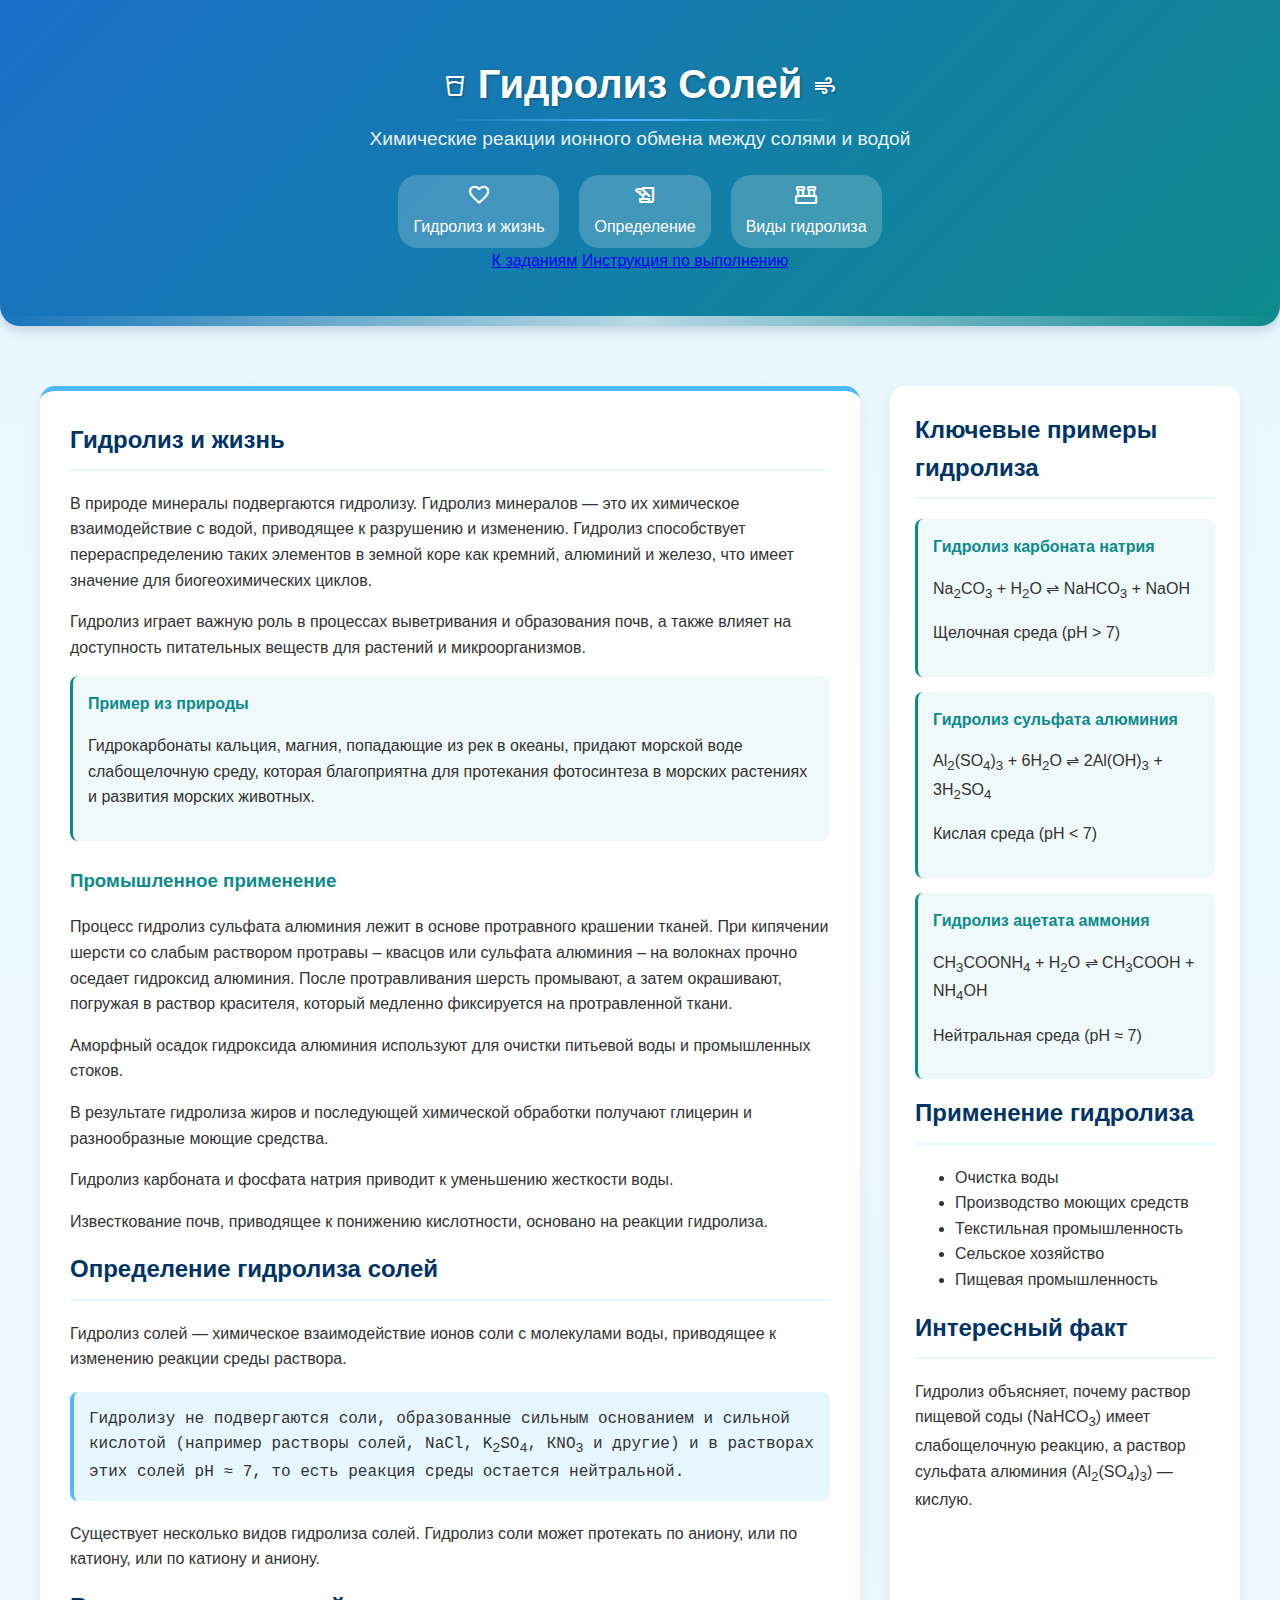
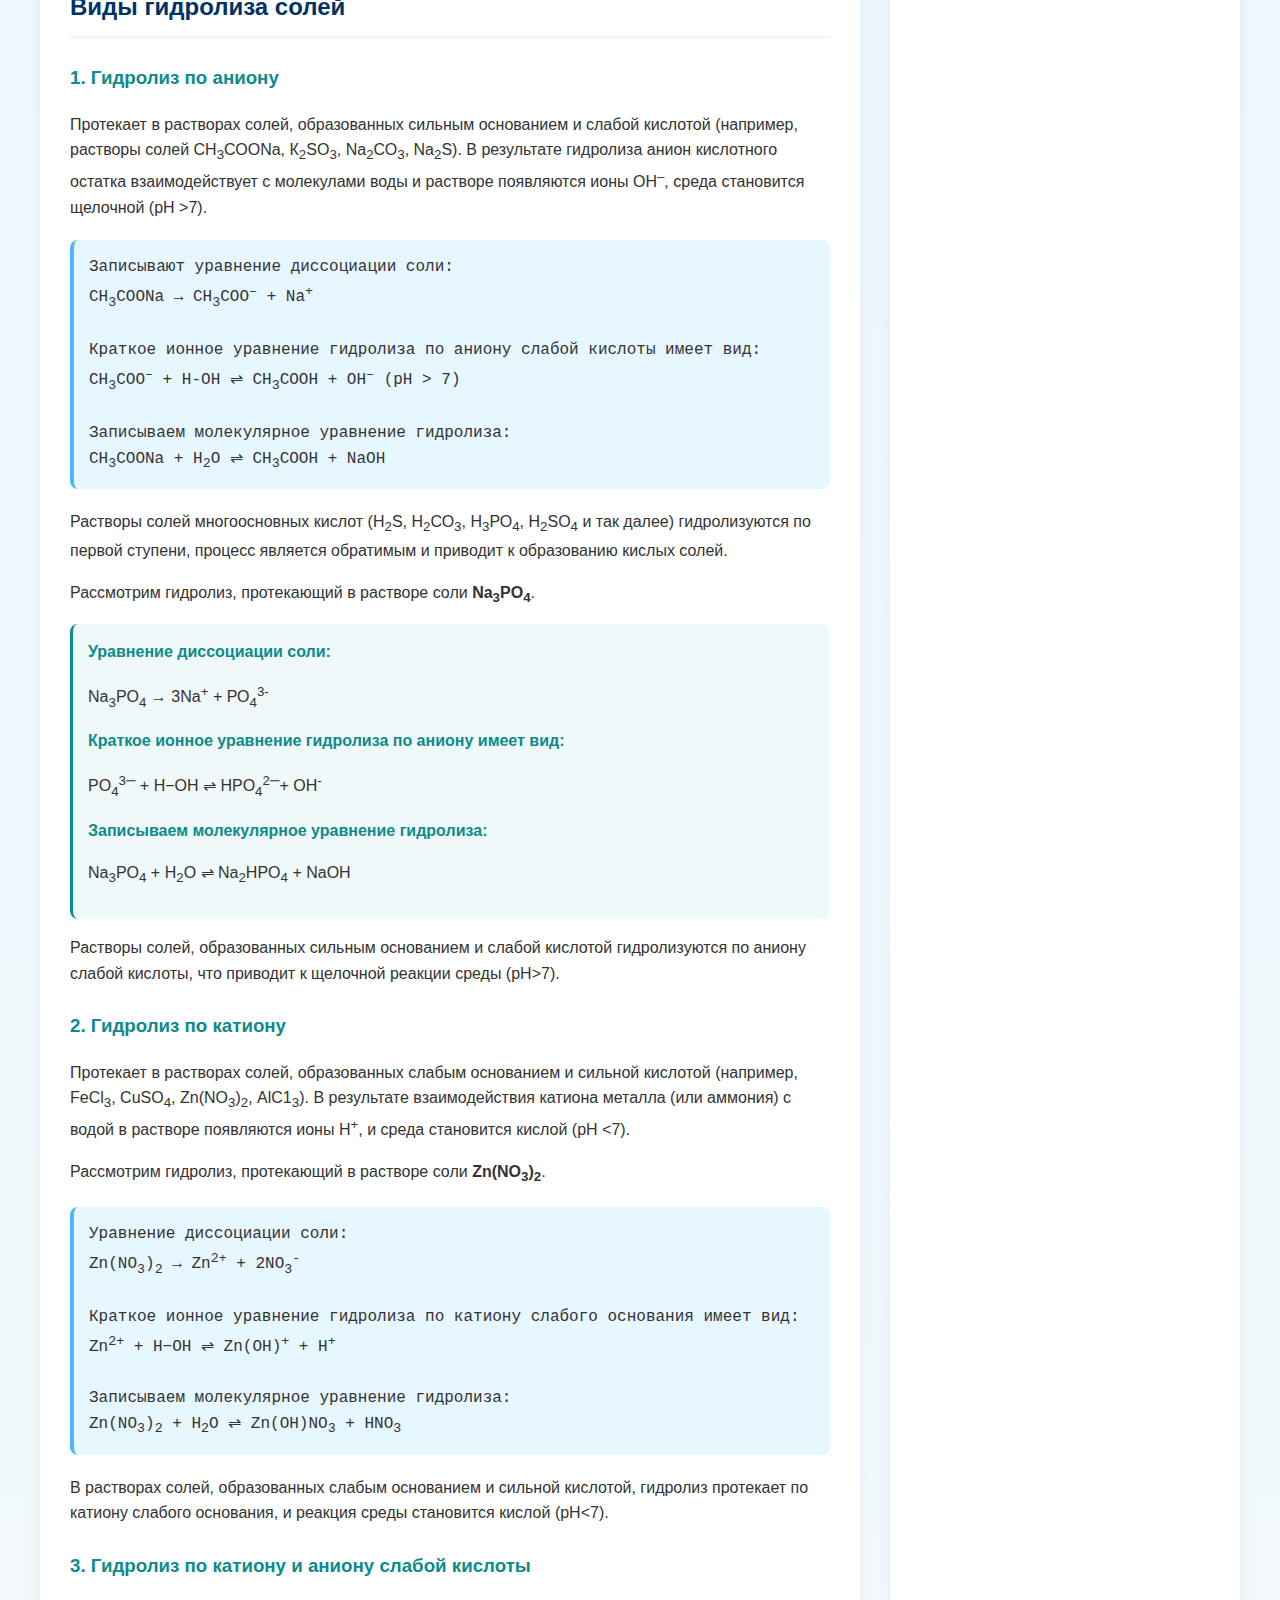
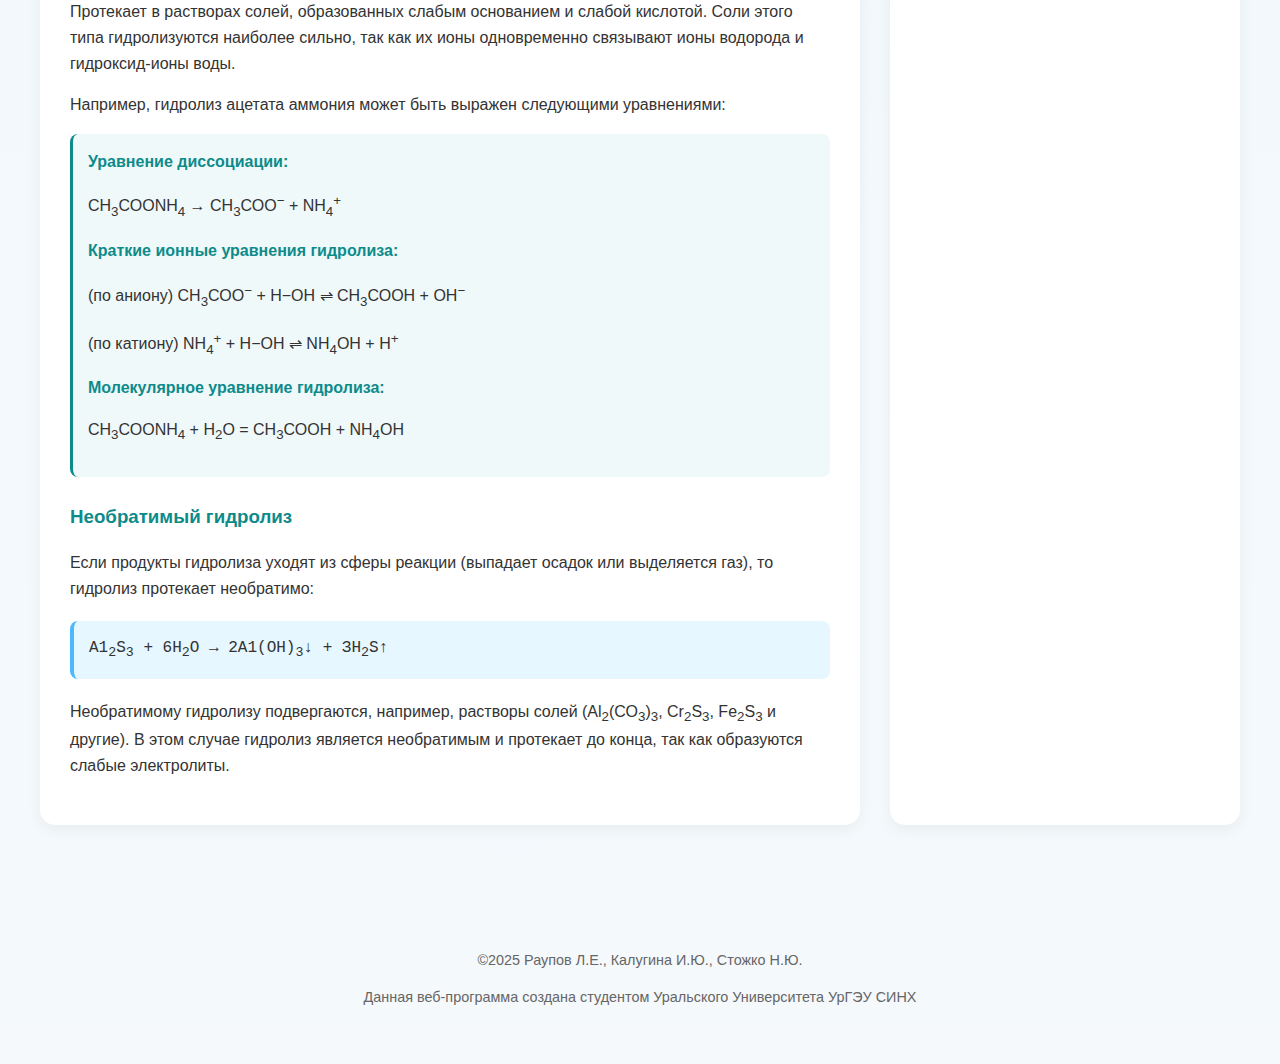
<file: index.html>
<!DOCTYPE html>
<head>
    <title>Гидролиз солей → Теория</title>
    <link href="tasks/main.css" rel="stylesheet">
    <link rel="stylesheet" href="https://fonts.googleapis.com/css2?family=Material+Symbols+Outlined:opsz,wght,FILL,GRAD@20..48,100..700,0..1,-50..200" />
</head>
<body>
    <header>
        <div class="container">
            <h1><span class="water-effect"><span class="material-symbols-outlined">water_full</span> Гидролиз Солей <span class="material-symbols-outlined">air</span></span></h1>
            <div class="subtitle">Химические реакции ионного обмена между солями и водой</div>
            <div class="nav-links">
                <a href="#nature"><span class="material-symbols-outlined">favorite</span><br>Гидролиз и жизнь</a>
                <a href="#definition"><span class="material-symbols-outlined">history_edu</span><br>Определение</a>
                <a href="#types"><span class="material-symbols-outlined">lab_panel</span><br>Виды гидролиза</a>
                <!--<a href="#examples"><span class="material-symbols-outlined">experiment</span><br>Примеры</a>-->
            </div>
            <div class="nav-links2">
                <a href="tasks/tasklist.html">К заданиям</a>
                <a href="guide.html">Инструкция по выполнению</a>
            </div>
        </div>
    </header>
    
    <div class="container">
        <div class="content">
            <main class="main-content">
                <section id="nature">
                    <h2>Гидролиз и жизнь</h2>
                    <p>В природе минералы подвергаются гидролизу. Гидролиз минералов — это их химическое взаимодействие с водой, приводящее к разрушению и изменению. Гидролиз способствует перераспределению таких элементов в земной коре как кремний, алюминий и железо, что имеет значение для биогеохимических циклов.</p>
                    
                    <p>Гидролиз играет важную роль в процессах выветривания и образования почв, а также влияет на доступность питательных веществ для растений и микроорганизмов.</p>
                    
                    <div class="example">
                        <div class="example-title">Пример из природы</div>
                        <p>Гидрокарбонаты кальция, магния, попадающие из рек в океаны, придают морской воде слабощелочную среду, которая благоприятна для протекания фотосинтеза в морских растениях и развития морских животных.</p>
                    </div>
                    
                    <h3>Промышленное применение</h3>
                    <p>Процесс гидролиз сульфата алюминия лежит в основе протравного крашении тканей. При кипячении шерсти со слабым раствором протравы – квасцов или сульфата алюминия – на волокнах прочно оседает гидроксид алюминия. После протравливания шерсть промывают, а затем окрашивают, погружая в раствор красителя, который медленно фиксируется на протравленной ткани.</p>
                    
                    <p>Аморфный осадок гидроксида алюминия используют для очистки питьевой воды и промышленных стоков.</p>
                    
                    <p>В результате гидролиза жиров и последующей химической обработки получают глицерин и разнообразные моющие средства.</p>
                    
                    <p>Гидролиз карбоната и фосфата натрия приводит к уменьшению жесткости воды.</p>
                    
                    <p>Известкование почв, приводящее к понижению кислотности, основано на реакции гидролиза.</p>
                </section>
                
                <section id="definition">
                    <h2>Определение гидролиза солей</h2>
                    <p>Гидролиз солей — химическое взаимодействие ионов соли с молекулами воды, приводящее к изменению реакции среды раствора.</p>
                    
                    <div class="chemical-formula">
                        Гидролизу не подвергаются соли, образованные сильным основанием и сильной кислотой (например растворы солей, NаСl, K<sub>2</sub>SО<sub>4</sub>, КNО<sub>3</sub> и другие) и в растворах этих солей рН ≈ 7, то есть реакция среды остается нейтральной.
                    </div>
                    <p>Существует несколько видов гидролиза солей. Гидролиз соли может протекать по аниону, или по катиону, или по катиону и аниону.</p>
                </section>
                
                <section id="types">
                    <h2>Виды гидролиза солей</h2>
                    
                    <h3>1. Гидролиз по аниону</h3>
                    <p>Протекает в растворах солей, образованных сильным основанием и слабой кислотой (например, растворы солей СН<sub>3</sub>СООNа, К<sub>2</sub>SО<sub>3</sub>, Nа<sub>2</sub>СО<sub>3</sub>, Nа<sub>2</sub>S). В результате гидролиза анион кислотного остатка взаимодействует с молекулами воды и растворе появляются ионы ОН<sup>–</sup>, среда становится щелочной (рН >7).</p>
                    
                    <div class="chemical-formula">
                        <div class="chemical-title">Записывают уравнение диссоциации соли:</div>
                        СН<sub>3</sub>СООNа → СН<sub>3</sub>CОО<sup>–</sup> + Nа<sup>+</sup><br><br>
                        <div class="chemical-title">Краткое ионное уравнение гидролиза по аниону слабой кислоты имеет вид:</div>
                        СН<sub>3</sub>CОО<sup>–</sup> + Н-ОН ⇌ СН<sub>3</sub>СООН + ОН<sup>–</sup> (рН > 7)<br><br>
                        <div class="chemical-title">Записываем молекулярное уравнение гидролиза:</div>
                        СН<sub>3</sub>СООNа + Н<sub>2</sub>О ⇌ СН<sub>3</sub>CООН + NаОН
                    </div>
                    
                    <p>Растворы солей многоосновных кислот (H<sub>2</sub>S, H<sub>2</sub>СО<sub>3</sub>, H<sub>3</sub>РО<sub>4</sub>, H<sub>2</sub>SО<sub>4</sub> и так далее) гидролизуются по первой ступени, процесс является обратимым и приводит к образованию кислых солей.</p>
                    <p>Рассмотрим гидролиз, протекающий в растворе соли <b>Na<sub>3</sub>PO<sub>4</sub></b>.</p>
                    
                    <div class="example">
                        <div class="example-title">Уравнение диссоциации соли:</div>
                        <p>Na<sub>3</sub>PO<sub>4</sub> → 3Na<sup>+</sup> + РО<sub>4</sub><sup>3-</sup></p>
                        <div class="example-title">Краткое ионное уравнение гидролиза по аниону имеет вид:</div>
                        <p>PO<sub>4</sub><sup>3─</sup> + H−OH ⇌ HPO<sub>4</sub><sup>2─</sup>+ OH<sup>-</sup></p>
                        <div class="example-title">Записываем молекулярное уравнение гидролиза:</div>
                        <p>Na<sub>3</sub>PO<sub>4</sub> + H<sub>2</sub>O ⇌ Na<sub>2</sub>НPO<sub>4</sub> + NaOH</p>
                    </div>
                    <p>Растворы солей, образованных сильным основанием и слабой кислотой гидролизуются по аниону слабой кислоты, что приводит к щелочной реакции среды (pH>7).</p>
                    <h3>2. Гидролиз по катиону</h3>
                    <p>Протекает в растворах солей, образованных слабым основанием и сильной кислотой (например, FeCl<sub>3</sub>, СuSО<sub>4</sub>, Zn(NO<sub>3</sub>)<sub>2</sub>, АlС1<sub>3</sub>). В результате взаимодействия катиона металла (или аммония) с водой в растворе появляются ионы H<sup>+</sup>, и среда становится кислой (рН <7).</p>
                    <p>Рассмотрим гидролиз, протекающий в растворе соли <b>Zn(NO<sub>3</sub>)<sub>2</sub></b>.</p>
                    
                    <div class="chemical-formula">
                        <div class="chemical-title">Уравнение диссоциации соли:</div>
                        Zn(NО<sub>3</sub>)<sub>2</sub> → Zn<sup>2+</sup> + 2NО<sub>3</sub><sup>-</sup><br><br>
                        <div class="chemical-title">Краткое ионное уравнение гидролиза по катиону слабого основания имеет вид:</div>
                        Zn<sup>2+</sup> + H−OH ⇌ Zn(OH)<sup>+</sup> + H<sup>+</sup><br><br>
                        <div class="chemical-title">Записываем молекулярное уравнение гидролиза:</div>
                        Zn(NО<sub>3</sub>)<sub>2</sub> + Н<sub>2</sub>O ⇌ Zn(OH)NO<sub>3</sub> + HNO<sub>3</sub>
                    </div>
                    <p>В растворах солей, образованных слабым основанием и сильной кислотой, гидролиз протекает по катиону слабого основания, и реакция среды становится кислой (pH<7).</p>
                    <h3>3. Гидролиз по катиону и аниону слабой кислоты</h3>
                    <p>Протекает в растворах солей, образованных слабым основанием и слабой кислотой. Соли этого типа гидролизуются наиболее сильно, так как их ионы одновременно связывают ионы водорода и гидроксид-ионы воды.</p>
                    <p>Например, гидролиз ацетата аммония может быть выражен следующими уравнениями:</p>
                    
                    <div class="example">
                        <div class="example-title">Уравнение диссоциации:</div>
                        <p>СН<sub>3</sub>СООNН<sub>4</sub> → СН<sub>3</sub>СОО<sup>−</sup> + NН<sub>4</sub><sup>+</sup></p>
                        <div class="example-title">Краткие ионные уравнения гидролиза:</div>
                        <p>(по аниону) СН<sub>3</sub>СОО<sup>−</sup> + H−OH ⇌ СН<sub>3</sub>СООН + ОН<sup>−</sup></p>
                        <p>(по катиону) NН<sub>4</sub><sup>+</sup> + H−OH ⇌ NH<sub>4</sub>ОН + H<sup>+</sup></p>
                        <div class="example-title">Молекулярное уравнение гидролиза:</div>
                        <p>СН<sub>3</sub>СООNН<sub>4</sub> + Н<sub>2</sub>О = СН<sub>3</sub>СООН + NH<sub>4</sub>ОН</p>
                    </div>
                    
                    <h3>Необратимый гидролиз</h3>
                    <p>Если продукты гидролиза уходят из сферы реакции (выпадает осадок или выделяется газ), то гидролиз протекает необратимо:</p>
                    
                    <div class="chemical-formula">
                        А1<sub>2</sub>S<sub>3</sub> + 6Н<sub>2</sub>О → 2А1(ОН)<sub>3</sub>↓ + ЗН<sub>2</sub>S↑
                    </div>
                    
                    <p>Необратимому гидролизу подвергаются, например, растворы солей (Аl<sub>2</sub>(СО<sub>3</sub>)<sub>3</sub>, Сr<sub>2</sub>S<sub>3</sub>, Fе<sub>2</sub>S<sub>3</sub> и другие). В этом случае гидролиз является необратимым и протекает до конца, так как образуются слабые электролиты.</p>
                </section>
            </main>
            
            <aside class="sidebar">
                <section id="examples">
                    <h2>Ключевые примеры гидролиза</h2>
                    
                    <div class="example">
                        <div class="example-title">Гидролиз карбоната натрия</div>
                        <p>Na<sub>2</sub>CO<sub>3</sub> + H<sub>2</sub>O ⇌ NaHCO<sub>3</sub> + NaOH</p>
                        <p>Щелочная среда (pH > 7)</p>
                    </div>
                    
                    <div class="example">
                        <div class="example-title">Гидролиз сульфата алюминия</div>
                        <p>Al<sub>2</sub>(SO<sub>4</sub>)<sub>3</sub> + 6H<sub>2</sub>O ⇌ 2Al(OH)<sub>3</sub> + 3H<sub>2</sub>SO<sub>4</sub></p>
                        <p>Кислая среда (pH < 7)</p>
                    </div>
                    
                    <div class="example">
                        <div class="example-title">Гидролиз ацетата аммония</div>
                        <p>CH<sub>3</sub>COONH<sub>4</sub> + H<sub>2</sub>O ⇌ CH<sub>3</sub>COOH + NH<sub>4</sub>OH</p>
                        <p>Нейтральная среда (pH ≈ 7)</p>
                    </div>
                </section>
                
                <section>
                    <h2>Применение гидролиза</h2>
                    <ul>
                        <li>Очистка воды</li>
                        <li>Производство моющих средств</li>
                        <li>Текстильная промышленность</li>
                        <li>Сельское хозяйство</li>
                        <li>Пищевая промышленность</li>
                    </ul>
                </section>
                
                <section>
                    <h2>Интересный факт</h2>
                    <p>Гидролиз объясняет, почему раствор пищевой соды (NaHCO<sub>3</sub>) имеет слабощелочную реакцию, а раствор сульфата алюминия (Al<sub>2</sub>(SO<sub>4</sub>)<sub>3</sub>) — кислую.</p>
                </section>
            </aside>
        </div>
    </div>
    <footer>
        <div class="container">
            <p>&copy;2025 Раупов Л.Е., Калугина И.Ю., Стожко Н.Ю.</p>
            <p>Данная веб-программа создана студентом Уральского Университета УрГЭУ СИНХ</p>
        </div>
    </footer>
</body>
</file>
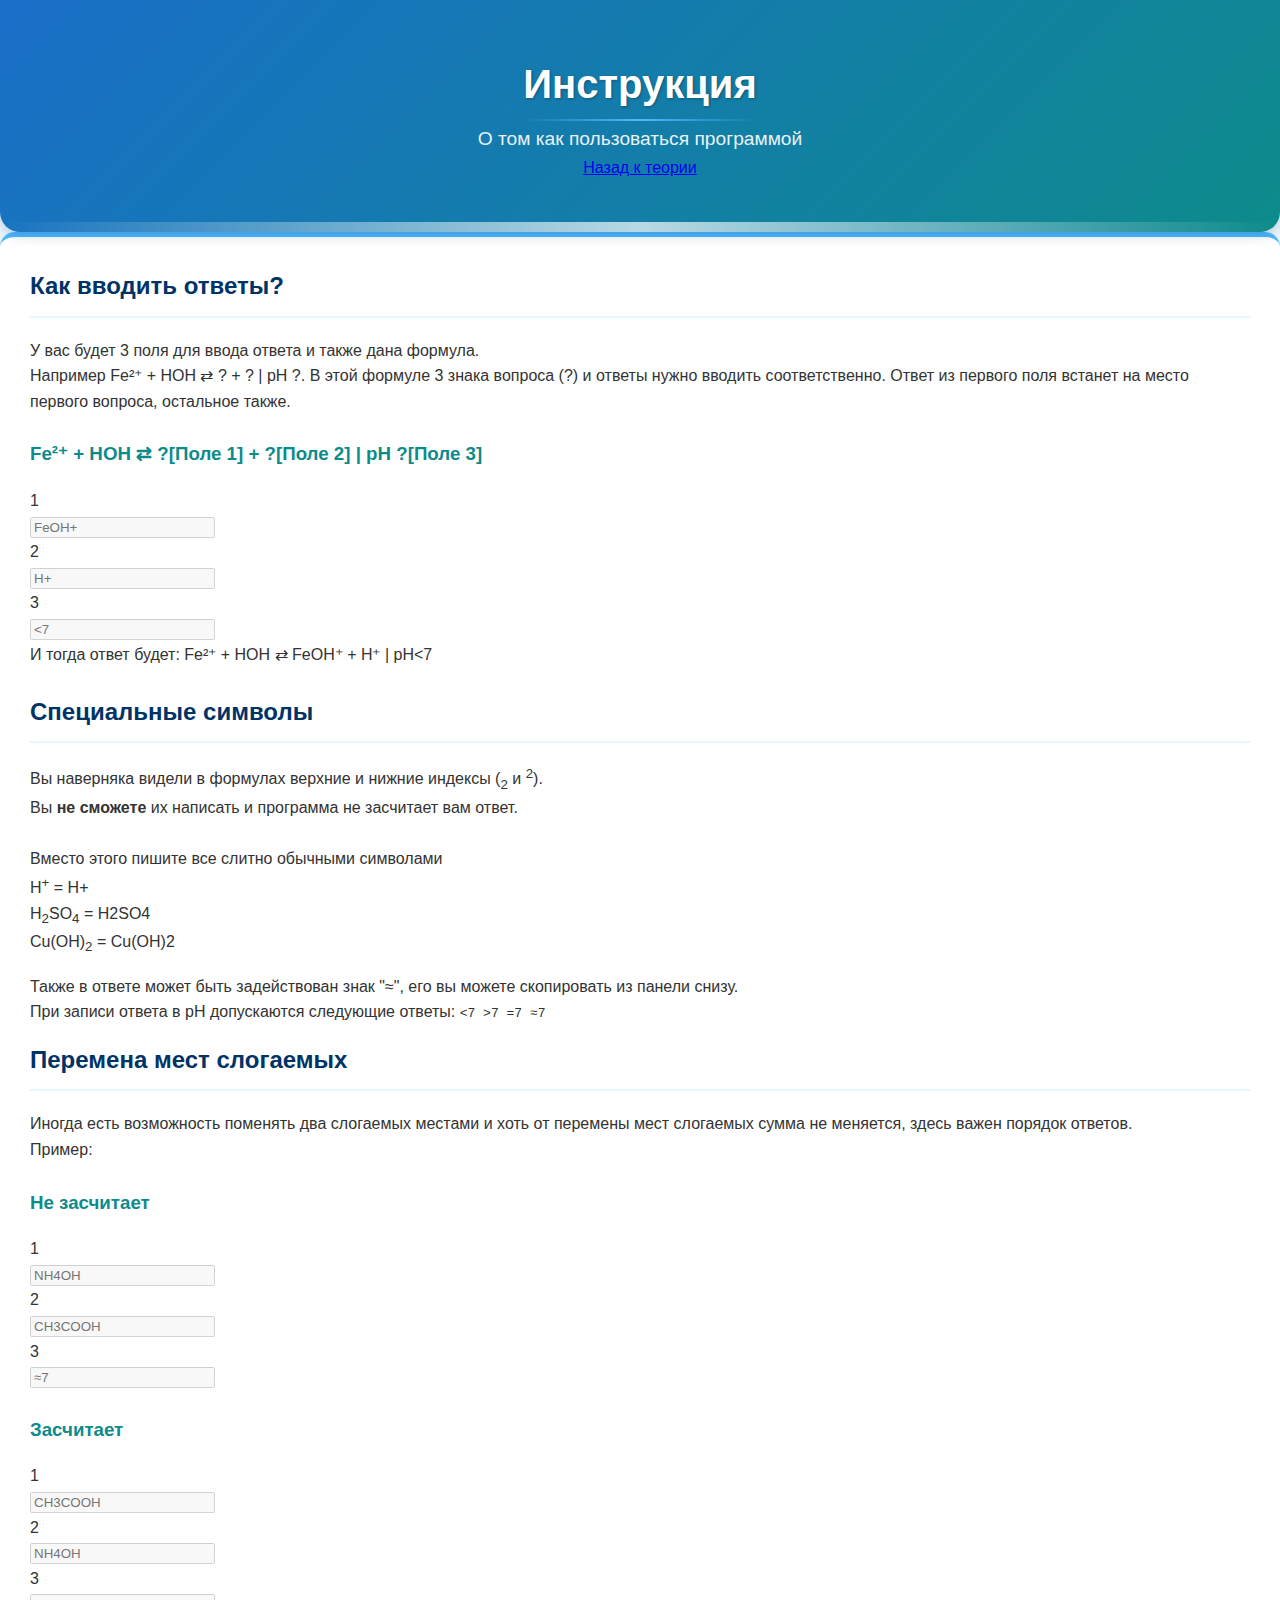
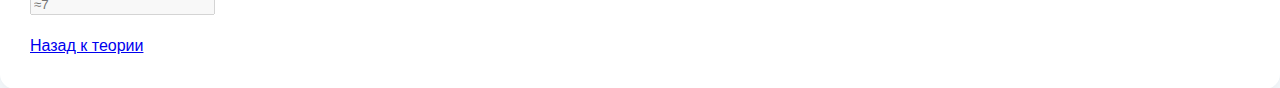
<file: guide.html>
<!DOCTYPE html>
<head>
    <title>Гидролиз солей → Инструкция по выполнению</title>
    <link href="tasks/main.css" rel="stylesheet">
    <link rel="stylesheet" href="https://fonts.googleapis.com/css2?family=Material+Symbols+Outlined:opsz,wght,FILL,GRAD@20..48,100..700,0..1,-50..200" />
</head>
<body>
    <header>
        <div class="container">
            <h1><span class="water-effect">Инструкция</span></h1>
            <div class="subtitle">О том как пользоваться программой</div>
            <div class="nav-links2">
                <a href="/">Назад к теории</a>
            </div>
        </div>
    </header>
    <div class="content-tasks">
        <main class="main-content">
            <h2>Как вводить ответы?</h2>
            <p>У вас будет 3 поля для ввода ответа и также дана формула.<br>Например <span class="code">Fe²⁺ + HОН ⇄ ? + ? | pH ?</span>. В этой формуле 3 знака вопроса (?) и ответы нужно вводить соответственно. Ответ из первого поля встанет на место первого вопроса, остальное также.</p>
            <h3>Fe²⁺ + HОН ⇄ ?[Поле 1] + ?[Поле 2] | pH ?[Поле 3]</h3>
            <div class="answer-grid">
                <div class="input-group">
                    <div class="input-label">1</div>
                    <input disabled type="text" class="answer-input" data-part="0" placeholder="FeOH+">
                </div>
                <div class="input-group">
                    <div class="input-label">2</div>
                    <input disabled type="text" class="answer-input" data-part="1" placeholder="H+">
                </div>
                <div class="input-group">
                    <div class="input-label">3</div>
                    <input disabled type="text" class="answer-input" data-part="2" placeholder="<7">
                </div>
            </div>
            И тогда ответ будет: <span class="code">Fe²⁺ + HОН ⇄ FeOH⁺ + H⁺ | pH˂7</span>
            <br><br>
            <h2>Специальные символы</h2>
            <p>Вы наверняка видели в формулах верхние и нижние индексы (<sub>2</sub> и <sup>2</sup>).<br>
            Вы <b>не сможете</b> их написать и программа не засчитает вам ответ.<br><br>
            Вместо этого пишите все слитно обычными символами<br>
            H<sup>+</sup> = H+<br>
            H<sub>2</sub>SO<sub>4</sub> = H2SO4<br>
            Cu(OH)<sub>2</sub> = Cu(OH)2<br></p>
            <p>Также в ответе может быть задействован знак "≈", его вы можете скопировать из панели снизу.<br>
            При записи ответа в pH допускаются следующие ответы:
            <code><7 >7 =7 ≈7</code></p>
            <h2>Перемена мест слогаемых</h2>
            <p>Иногда есть возможность поменять два слогаемых местами и хоть от перемены мест слогаемых сумма не меняется, здесь важен порядок ответов.<br>
            Пример:
            <div class="example-wrong">
                <h3 class="example-wrong-title">Не засчитает</h3>
                <div class="answer-grid">
                    <div class="input-group">
                        <div class="input-label">1</div>
                        <input disabled type="text" class="answer-input" data-part="0" placeholder="NH4OH">
                    </div>
                    <div class="input-group">
                        <div class="input-label">2</div>
                        <input disabled type="text" class="answer-input" data-part="1" placeholder="CH3COOH">
                    </div>
                    <div class="input-group">
                        <div class="input-label">3</div>
                        <input disabled type="text" class="answer-input" data-part="2" placeholder="≈7">
                    </div>
                </div>
            </div>
            <div class="example-right">
                <h3 class="example-right-title">Засчитает</h3>
                <div class="answer-grid">
                    <div class="input-group">
                        <div class="input-label">1</div>
                        <input disabled type="text" class="answer-input" data-part="0" placeholder="CH3COOH">
                    </div>
                    <div class="input-group">
                        <div class="input-label">2</div>
                        <input disabled type="text" class="answer-input" data-part="1" placeholder="NH4OH">
                    </div>
                    <div class="input-group">
                        <div class="input-label">3</div>
                        <input disabled type="text" class="answer-input" data-part="2" placeholder="≈7">
                    </div>
                </div>
            </div>
            </p>
                <div class="nav-links2">
                    <a href="/">Назад к теории</a>
                </div>
        </main>
    </div>
</body>
</file>
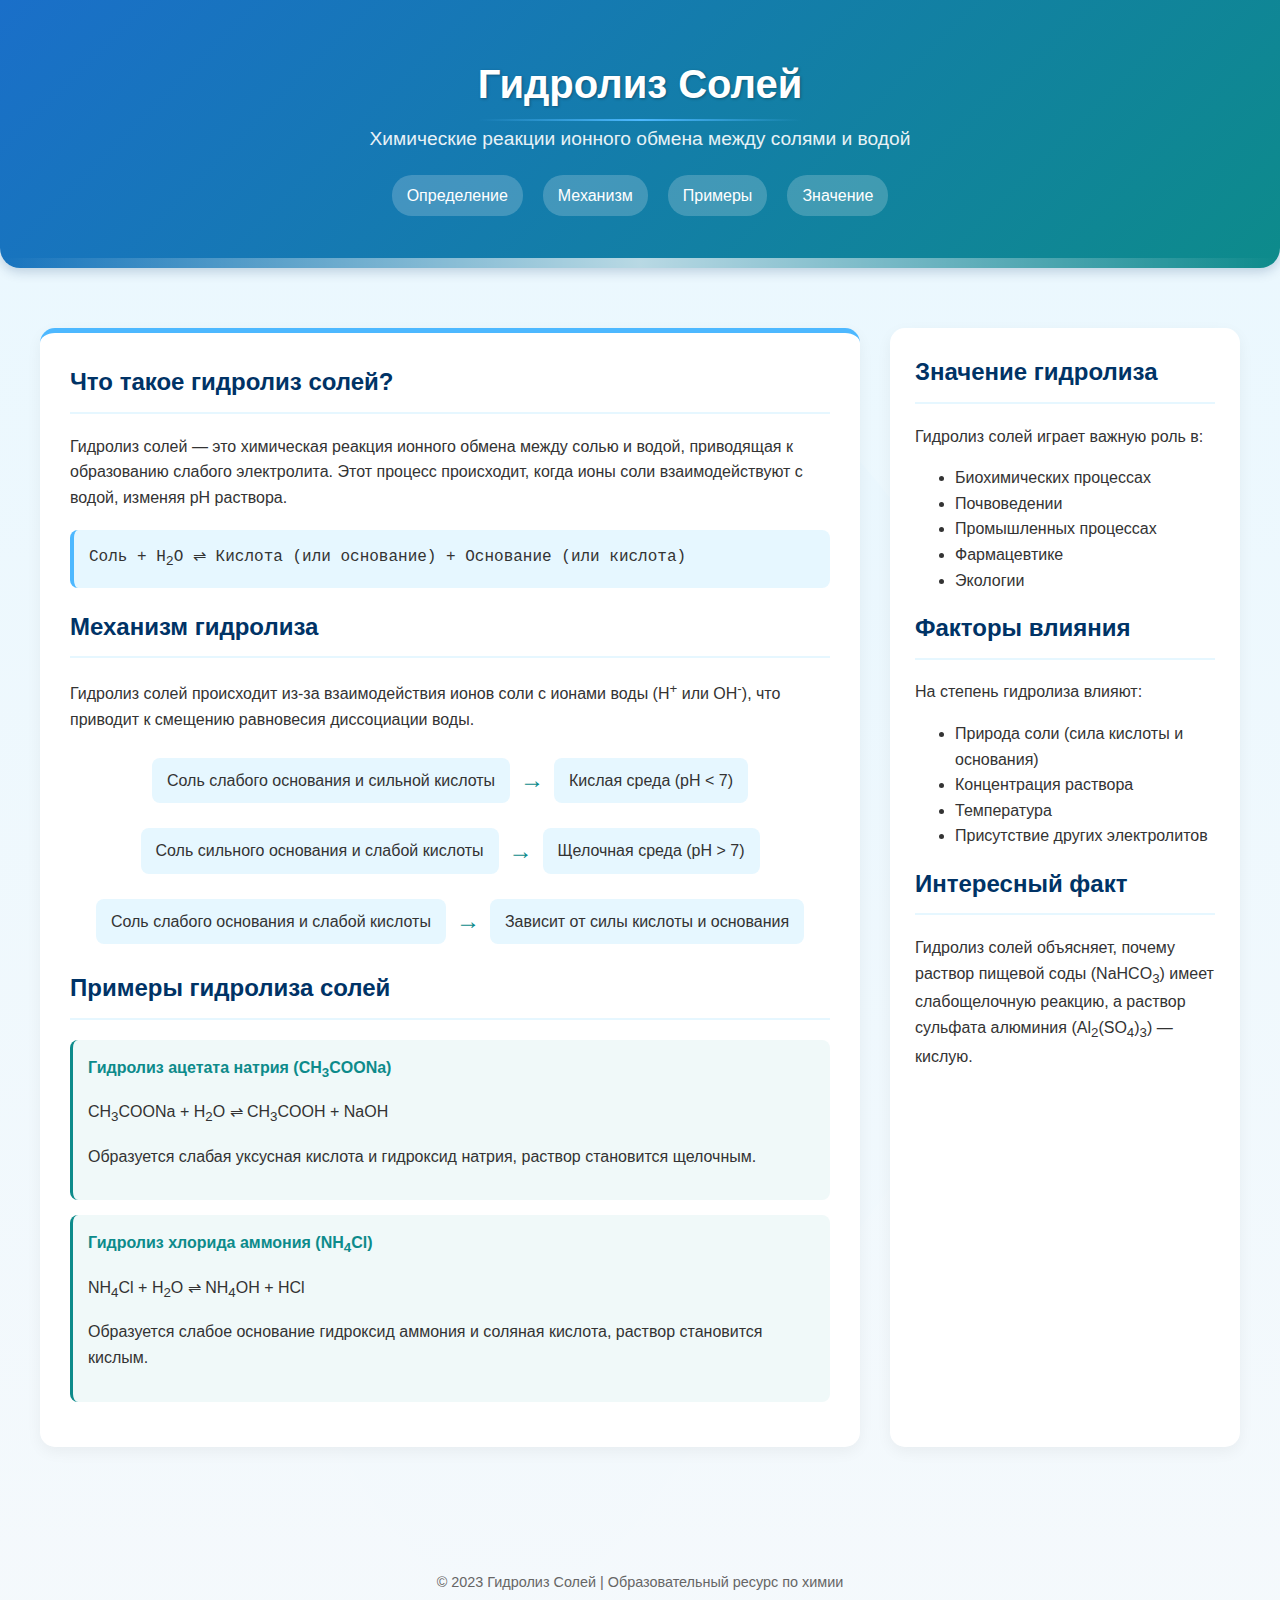
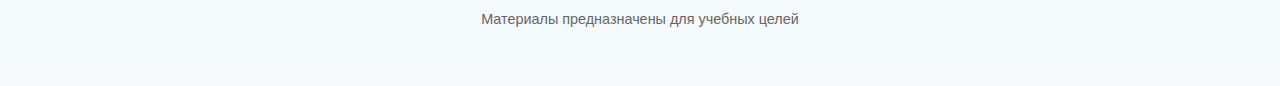
<file: stylesheet.html>
<!DOCTYPE html>
<head>
    <link href="tasks/main.css" rel="stylesheet">
</head>
<body>
    <header>
        <div class="container">
            <h1><span class="water-effect">Гидролиз Солей</span></h1>
            <div class="subtitle">Химические реакции ионного обмена между солями и водой</div>
            <div class="nav-links">
                <a href="#definition">Определение</a>
                <a href="#mechanism">Механизм</a>
                <a href="#examples">Примеры</a>
                <a href="#importance">Значение</a>
            </div>
        </div>
    </header>
    
    <div class="container">
        <div class="content">
            <main class="main-content">
                <section id="definition">
                    <h2>Что такое гидролиз солей?</h2>
                    <p>Гидролиз солей — это химическая реакция ионного обмена между солью и водой, приводящая к образованию слабого электролита. Этот процесс происходит, когда ионы соли взаимодействуют с водой, изменяя pH раствора.</p>
                    
                    <div class="chemical-formula">
                        Соль + H<sub>2</sub>O ⇌ Кислота (или основание) + Основание (или кислота)
                    </div>
                </section>
                
                <section id="mechanism">
                    <h2>Механизм гидролиза</h2>
                    <p>Гидролиз солей происходит из-за взаимодействия ионов соли с ионами воды (H<sup>+</sup> или OH<sup>-</sup>), что приводит к смещению равновесия диссоциации воды.</p>
                    
                    <div class="reaction">
                        <div class="reaction-part">Соль слабого основания и сильной кислоты</div>
                        <div class="reaction-arrow">→</div>
                        <div class="reaction-part">Кислая среда (pH &lt; 7)</div>
                    </div>
                    
                    <div class="reaction">
                        <div class="reaction-part">Соль сильного основания и слабой кислоты</div>
                        <div class="reaction-arrow">→</div>
                        <div class="reaction-part">Щелочная среда (pH &gt; 7)</div>
                    </div>
                    
                    <div class="reaction">
                        <div class="reaction-part">Соль слабого основания и слабой кислоты</div>
                        <div class="reaction-arrow">→</div>
                        <div class="reaction-part">Зависит от силы кислоты и основания</div>
                    </div>
                </section>
                
                <section id="examples">
                    <h2>Примеры гидролиза солей</h2>
                    
                    <div class="example">
                        <div class="example-title">Гидролиз ацетата натрия (CH<sub>3</sub>COONa)</div>
                        <p>CH<sub>3</sub>COONa + H<sub>2</sub>O ⇌ CH<sub>3</sub>COOH + NaOH</p>
                        <p>Образуется слабая уксусная кислота и гидроксид натрия, раствор становится щелочным.</p>
                    </div>
                    
                    <div class="example">
                        <div class="example-title">Гидролиз хлорида аммония (NH<sub>4</sub>Cl)</div>
                        <p>NH<sub>4</sub>Cl + H<sub>2</sub>O ⇌ NH<sub>4</sub>OH + HCl</p>
                        <p>Образуется слабое основание гидроксид аммония и соляная кислота, раствор становится кислым.</p>
                    </div>
                </section>
            </main>
            
            <aside class="sidebar">
                <section id="importance">
                    <h2>Значение гидролиза</h2>
                    <p>Гидролиз солей играет важную роль в:</p>
                    <ul>
                        <li>Биохимических процессах</li>
                        <li>Почвоведении</li>
                        <li>Промышленных процессах</li>
                        <li>Фармацевтике</li>
                        <li>Экологии</li>
                    </ul>
                </section>
                
                <section>
                    <h2>Факторы влияния</h2>
                    <p>На степень гидролиза влияют:</p>
                    <ul>
                        <li>Природа соли (сила кислоты и основания)</li>
                        <li>Концентрация раствора</li>
                        <li>Температура</li>
                        <li>Присутствие других электролитов</li>
                    </ul>
                </section>
                
                <section>
                    <h2>Интересный факт</h2>
                    <p>Гидролиз солей объясняет, почему раствор пищевой соды (NaHCO<sub>3</sub>) имеет слабощелочную реакцию, а раствор сульфата алюминия (Al<sub>2</sub>(SO<sub>4</sub>)<sub>3</sub>) — кислую.</p>
                </section>
            </aside>
        </div>
    </div>
    
    <footer>
        <div class="container">
            <p>© 2023 Гидролиз Солей | Образовательный ресурс по химии</p>
            <p>Материалы предназначены для учебных целей</p>
        </div>
    </footer>
</body>
</file>
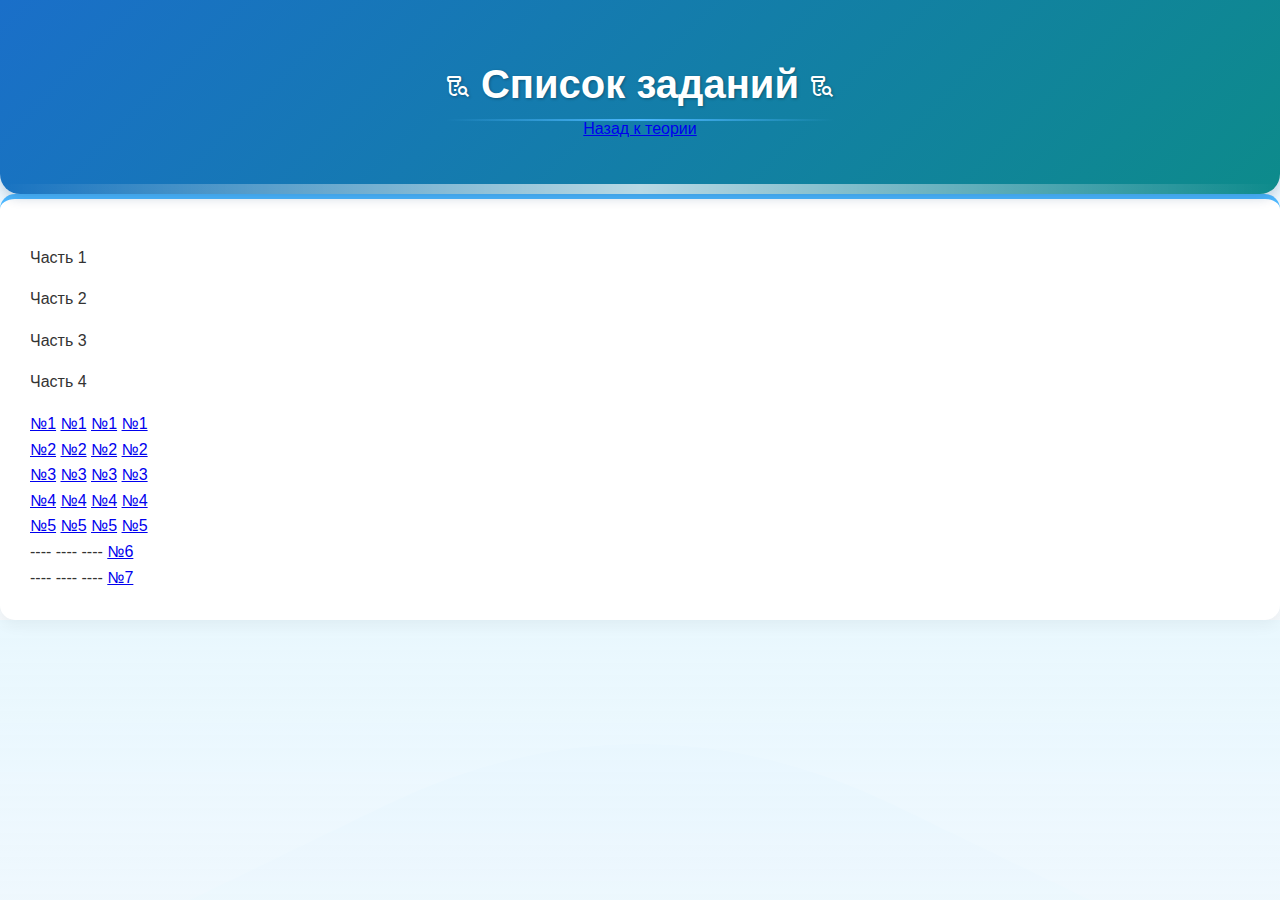
<file: tasklist.html>
<!DOCTYPE html>
<head>
    <title>Гидролиз солей → Задания</title>
    <link href="tasks/main.css" rel="stylesheet">
    <link rel="stylesheet" href="https://fonts.googleapis.com/css2?family=Material+Symbols+Outlined:opsz,wght,FILL,GRAD@20..48,100..700,0..1,-50..200" />
</head>
<body>
    <header>
        <div class="container">
            <h1><span class="water-effect"><span class="material-symbols-outlined">lab_research</span> Список заданий <span class="material-symbols-outlined">lab_research</span></span></h1>
            <div class="nav-links3">
                <a href="/">Назад к теории</a>
            </div>
        </div>
    </header>
    <div class="content-tasks">
        <main class="main-content">
            <div class="navigation">
                <p class="nav-text">Часть 1</p>
                <p class="nav-text">Часть 2</p>
                <p class="nav-text">Часть 3</p>
                <p class="nav-text">Часть 4</p>
            </div>
            <div class="navigation">
                <a class="nav-button" href="/tasks/multi-task.html?task=1&question=0">№1</a>
                <a class="nav-button" href="/tasks/multi-task.html?task=2&question=0">№1</a>
                <a class="nav-button" href="/tasks/multi-task.html?task=3&question=0">№1</a>
                <a class="nav-button" href="/tasks/multi-task.html?task=4&question=0">№1</a>
            </div>
            <div class="navigation">
                <a class="nav-button" href="/tasks/multi-task.html?task=1&question=1">№2</a>
                <a class="nav-button" href="/tasks/multi-task.html?task=2&question=1">№2</a>
                <a class="nav-button" href="/tasks/multi-task.html?task=3&question=1">№2</a>
                <a class="nav-button" href="/tasks/multi-task.html?task=4&question=1">№2</a>
            </div>
            <div class="navigation">
                <a class="nav-button" href="/tasks/multi-task.html?task=1&question=2">№3</a>
                <a class="nav-button" href="/tasks/multi-task.html?task=2&question=2">№3</a>
                <a class="nav-button" href="/tasks/multi-task.html?task=3&question=2">№3</a>
                <a class="nav-button" href="/tasks/multi-task.html?task=4&question=2">№3</a>
            </div>
            <div class="navigation">
                <a class="nav-button" href="/tasks/multi-task.html?task=1&question=3">№4</a>
                <a class="nav-button" href="/tasks/multi-task.html?task=2&question=3">№4</a>
                <a class="nav-button" href="/tasks/multi-task.html?task=3&question=3">№4</a>
                <a class="nav-button" href="/tasks/multi-task.html?task=4&question=3">№4</a>
            </div>
            <div class="navigation">
                <a class="nav-button" href="/tasks/multi-task.html?task=1&question=4">№5</a>
                <a class="nav-button" href="/tasks/multi-task.html?task=2&question=4">№5</a>
                <a class="nav-button" href="/tasks/multi-task.html?task=3&question=4">№5</a>
                <a class="nav-button" href="/tasks/multi-task.html?task=4&question=4">№5</a>
            </div>
            <div class="navigation">
                <a class="nav-button-no">----</a>
                <a class="nav-button-no">----</a>
                <a class="nav-button-no">----</a>
                <a class="nav-button" href="/tasks/multi-task.html?task=4&question=5">№6</a>
            </div>
            <div class="navigation">
                <a class="nav-button-no">----</a>
                <a class="nav-button-no">----</a>
                <a class="nav-button-no">----</a>
                <a class="nav-button" href="/tasks/multi-task.html?task=4&question=6">№7</a>
            </div>
        </main>
    </div>
</body>
</file>
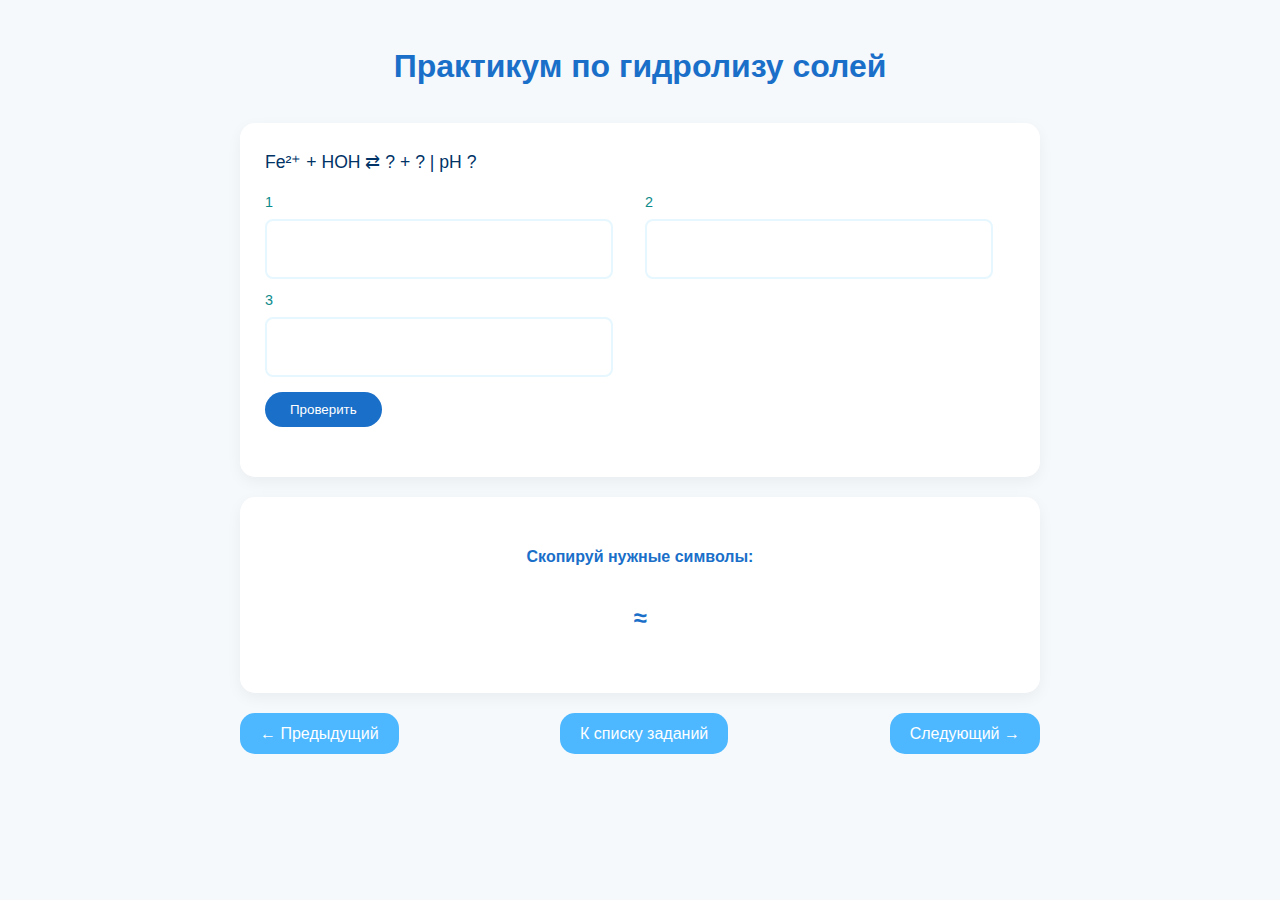
<file: tasks/multi-task.html>
<!DOCTYPE html>
<html lang="ru">
<head>
    <meta charset="UTF-8">
    <meta name="viewport" content="width=device-width, initial-scale=1.0">
    <title></title>
    <link href="task.css" rel="stylesheet">
    <link rel="stylesheet" href="https://fonts.googleapis.com/css2?family=Material+Symbols+Outlined:opsz,wght,FILL,GRAD@20..48,100..700,0..1,-50..200">
</head>
<body>
    <div class="container">
        <h1 class="task-title">Практикум по гидролизу солей</h1>
        <div id="question-container" class="question-card">
            <!-- Сюда будет вставляться вопрос -->
        </div>
        <div class="question-card">
            <h4 class="task-title">Скопируй нужные символы:</h4>
            <h2 class="task-title">≈</h2>
        </div>
        <div class="navigation">
            <a href="#" class="nav-button" id="prev-btn">← Предыдущий</a>
            <a href="#" class="nav-button" id="tasks-btn">К списку заданий</a>
            <a href="#" class="nav-button" id="next-btn">Следующий →</a>
        </div>
    </div>
    <!---->

<script src="task-handler.js"></script>
</body>
</html>
</file>
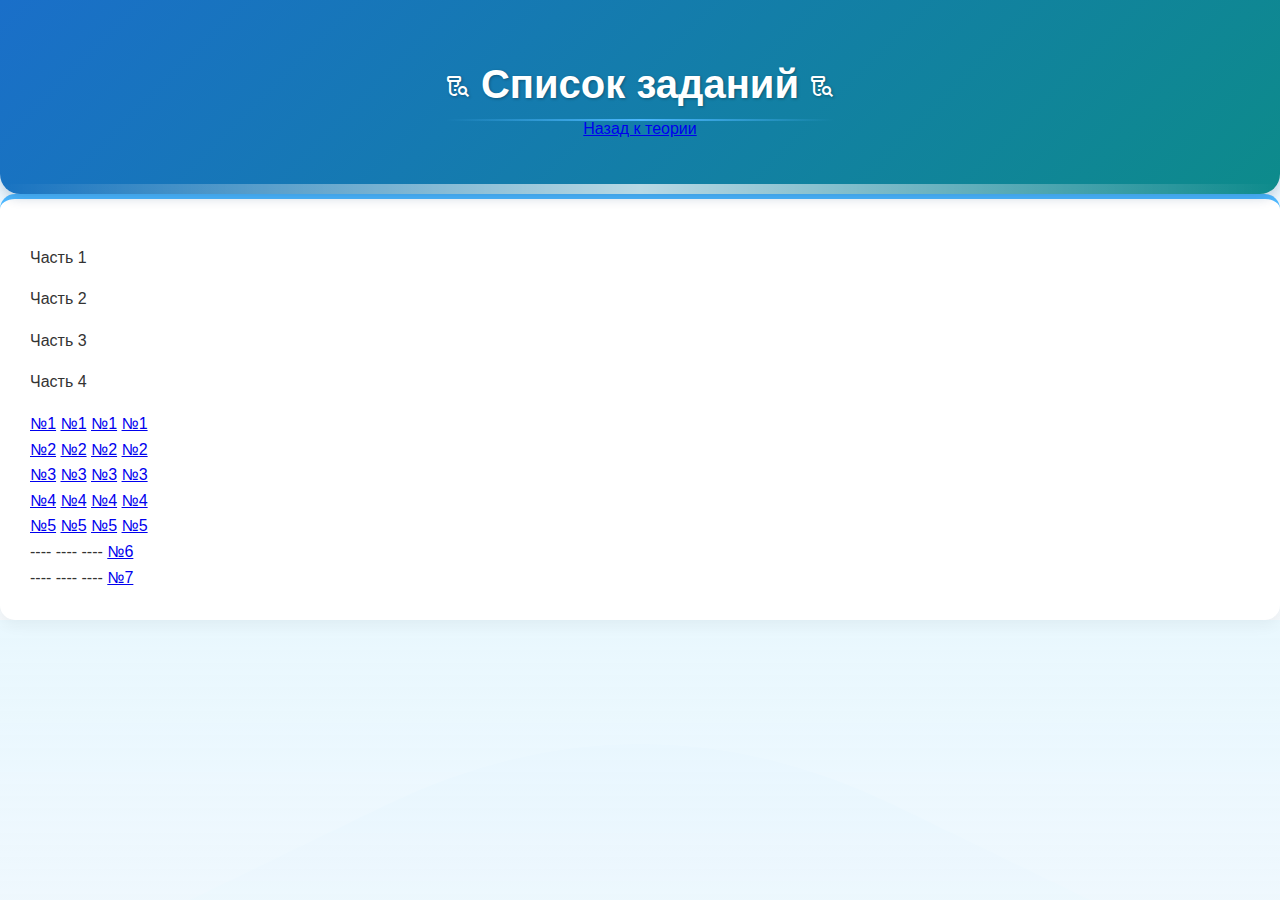
<file: tasks/tasklist.html>
<!DOCTYPE html>
<head>
    <title>Гидролиз солей → Задания</title>
    <link href="main.css" rel="stylesheet">
    <link rel="stylesheet" href="https://fonts.googleapis.com/css2?family=Material+Symbols+Outlined:opsz,wght,FILL,GRAD@20..48,100..700,0..1,-50..200" />
</head>
<body>
    <header>
        <div class="container">
            <h1><span class="water-effect"><span class="material-symbols-outlined">lab_research</span> Список заданий <span class="material-symbols-outlined">lab_research</span></span></h1>
            <div class="nav-links3">
                <a href="/GdS-Program/index.html">Назад к теории</a>
            </div>
        </div>
    </header>
    <div class="content-tasks">
        <main class="main-content">
            <div class="navigation">
                <p class="nav-text">Часть 1</p>
                <p class="nav-text">Часть 2</p>
                <p class="nav-text">Часть 3</p>
                <p class="nav-text">Часть 4</p>
            </div>
            <div class="navigation">
                <a class="nav-button" href="tasks/multi-task.html?task=1&question=0">№1</a>
                <a class="nav-button" href="tasks/multi-task.html?task=2&question=0">№1</a>
                <a class="nav-button" href="tasks/multi-task.html?task=3&question=0">№1</a>
                <a class="nav-button" href="tasks/multi-task.html?task=4&question=0">№1</a>
            </div>
            <div class="navigation">
                <a class="nav-button" href="tasks/multi-task.html?task=1&question=1">№2</a>
                <a class="nav-button" href="tasks/multi-task.html?task=2&question=1">№2</a>
                <a class="nav-button" href="tasks/multi-task.html?task=3&question=1">№2</a>
                <a class="nav-button" href="tasks/multi-task.html?task=4&question=1">№2</a>
            </div>
            <div class="navigation">
                <a class="nav-button" href="tasks/multi-task.html?task=1&question=2">№3</a>
                <a class="nav-button" href="tasks/multi-task.html?task=2&question=2">№3</a>
                <a class="nav-button" href="tasks/multi-task.html?task=3&question=2">№3</a>
                <a class="nav-button" href="tasks/multi-task.html?task=4&question=2">№3</a>
            </div>
            <div class="navigation">
                <a class="nav-button" href="tasks/multi-task.html?task=1&question=3">№4</a>
                <a class="nav-button" href="tasks/multi-task.html?task=2&question=3">№4</a>
                <a class="nav-button" href="tasks/multi-task.html?task=3&question=3">№4</a>
                <a class="nav-button" href="tasks/multi-task.html?task=4&question=3">№4</a>
            </div>
            <div class="navigation">
                <a class="nav-button" href="tasks/multi-task.html?task=1&question=4">№5</a>
                <a class="nav-button" href="tasks/multi-task.html?task=2&question=4">№5</a>
                <a class="nav-button" href="tasks/multi-task.html?task=3&question=4">№5</a>
                <a class="nav-button" href="tasks/multi-task.html?task=4&question=4">№5</a>
            </div>
            <div class="navigation">
                <a class="nav-button-no">----</a>
                <a class="nav-button-no">----</a>
                <a class="nav-button-no">----</a>
                <a class="nav-button" href="tasks/multi-task.html?task=4&question=5">№6</a>
            </div>
            <div class="navigation">
                <a class="nav-button-no">----</a>
                <a class="nav-button-no">----</a>
                <a class="nav-button-no">----</a>
                <a class="nav-button" href="tasks/multi-task.html?task=4&question=6">№7</a>
            </div>
        </main>
    </div>
</body>
</file>
<file: tasks/main.css>
:root {
    --primary-color: #1a6fc9;
    --secondary-color: #0d8b8b;
    --accent-color: #4db8ff;
    --light-color: #e6f7ff;
    --dark-color: #003366;
}

body {
    font-family: 'Segoe UI', Tahoma, Geneva, Verdana, sans-serif;
    margin: 0;
    padding: 0;
    background-color: #f5f9fc;
    color: #333;
    line-height: 1.6;
    background-image: linear-gradient(to bottom, rgba(230, 247, 255, 0.8), rgba(245, 249, 252, 1)), url('data:image/svg+xml;utf8,<svg xmlns="http://www.w3.org/2000/svg" viewBox="0 0 100 100" preserveAspectRatio="none"><path fill="%234db8ff" fill-opacity="0.1" d="M30,30 Q50,10 70,30 T90,50 Q70,70 50,90 T10,50 Q30,30 50,10 Z" /></svg>');
}

.container {
    max-width: 1200px;
    margin: 0 auto;
    padding: 20px;
}

header {
    background: linear-gradient(135deg, var(--primary-color), var(--secondary-color));
    color: white;
    padding: 2rem 0;
    text-align: center;
    border-radius: 0 0 20px 20px;
    box-shadow: 0 4px 12px rgba(0, 51, 102, 0.2);
    position: relative;
    overflow: hidden;
}

header::after {
    content: "";
    position: absolute;
    bottom: 0;
    left: 0;
    right: 0;
    height: 10px;
    background: linear-gradient(90deg, transparent, rgba(255, 255, 255, 0.7), transparent);
}

h1 {
    margin: 0;
    font-size: 2.5rem;
    text-shadow: 1px 1px 3px rgba(0, 0, 0, 0.3);
}

.subtitle {
    font-size: 1.2rem;
    opacity: 0.9;
    margin-top: 0.5rem;
}

.content {
    display: flex;
    flex-wrap: wrap;
    gap: 30px;
    margin-top: 40px;
}

.main-content {
    flex: 1;
    min-width: 300px;
    background: white;
    padding: 30px;
    border-radius: 15px;
    box-shadow: 0 5px 15px rgba(0, 0, 0, 0.05);
    border-top: 5px solid var(--accent-color);
}

.sidebar {
    width: 300px;
    background: white;
    padding: 25px;
    border-radius: 15px;
    box-shadow: 0 5px 15px rgba(0, 0, 0, 0.05);
}

h2 {
    color: var(--dark-color);
    border-bottom: 2px solid var(--light-color);
    padding-bottom: 10px;
    margin-top: 0;
}

h3 {
    color: var(--secondary-color);
    margin-top: 25px;
}

.chemical-formula {
    font-family: 'Courier New', monospace;
    background-color: var(--light-color);
    padding: 15px;
    border-radius: 8px;
    margin: 20px 0;
    border-left: 4px solid var(--accent-color);
    overflow-x: auto;
}

.reaction {
    display: flex;
    align-items: center;
    justify-content: center;
    margin: 25px 0;
    flex-wrap: wrap;
    gap: 10px;
}

.reaction-part {
    padding: 10px 15px;
    background-color: var(--light-color);
    border-radius: 8px;
    text-align: center;
}

.reaction-arrow {
    font-size: 1.5rem;
    color: var(--secondary-color);
}

.example {
    background-color: #f0f9f9;
    padding: 15px;
    border-radius: 8px;
    margin: 15px 0;
    border-left: 3px solid var(--secondary-color);
}

.example-title {
    font-weight: bold;
    color: var(--secondary-color);
    margin-bottom: 10px;
}

.water-effect {
    position: relative;
    display: inline-block;
}

.water-effect::after {
    content: "";
    position: absolute;
    bottom: -5px;
    left: 0;
    width: 100%;
    height: 2px;
    background: linear-gradient(90deg, transparent, var(--accent-color), transparent);
    animation: wave 2s infinite linear;
}

@keyframes wave {
    0% { transform: translateX(-100%); }
    100% { transform: translateX(100%); }
}

footer {
    text-align: center;
    margin-top: 50px;
    padding: 20px;
    color: #666;
    font-size: 0.9rem;
}

.nav-links {
    display: flex;
    justify-content: center;
    gap: 20px;
    margin-top: 20px;
}

.nav-links a {
    color: white;
    text-decoration: none;
    padding: 8px 15px;
    border-radius: 20px;
    background-color: rgba(255, 255, 255, 0.2);
    transition: all 0.3s ease;
}

.nav-links a:hover {
    background-color: rgba(255, 255, 255, 0.3);
    transform: translateY(-2px);
}

@media (max-width: 768px) {
    .content {
        flex-direction: column;
    }
    
    .sidebar {
        width: auto;
    }
}
</file>
<file: tasks/task.css>
:root {
    --primary-color: #1a6fc9;
    --secondary-color: #0d8b8b;
    --accent-color: #4db8ff;
    --light-color: #e6f7ff;
    --dark-color: #003366;
}

body {
    font-family: 'Segoe UI', Tahoma, Geneva, Verdana, sans-serif;
    margin: 0;
    padding: 20px;
    background-color: #f5f9fc;
    color: #333;
    line-height: 1.6;
}

.container {
    max-width: 800px;
    margin: 0 auto;
}

.question-card {
    background: white;
    padding: 25px;
    border-radius: 15px;
    box-shadow: 0 5px 15px rgba(0, 0, 0, 0.05);
    margin-bottom: 20px;
}

.question-text {
    font-size: 1.1em;
    margin-bottom: 15px;
    color: var(--dark-color);
}

.answer-grid {
    display: grid;
    grid-template-columns: 1fr 1fr;
    gap: 10px;
    margin: 15px 0;
}

.input-group {
    display: flex;
    flex-direction: column;
    margin-right: 50px;
}

.input-label {
    font-size: 0.9em;
    margin-bottom: 5px;
    color: var(--secondary-color);
}

.answer-input {
    width: 100%;
    padding: 8px 12px;
    border: 2px solid var(--light-color);
    border-radius: 8px;
    font-size: 16px;
    min-height: 40px;
}

.symbol-buttons {
    display: flex;
    flex-wrap: wrap;
    gap: 5px;
    margin-top: 10px;
}

.symbol-btn {
    background: var(--light-color);
    border: none;
    padding: 5px 10px;
    border-radius: 6px;
    cursor: pointer;
    font-size: 16px;
    transition: background 0.3s;
}

.symbol-btn:hover {
    background: var(--accent-color);
}

.check-button {
    background: var(--primary-color);
    color: white;
    border: none;
    padding: 10px 25px;
    border-radius: 20px;
    cursor: pointer;
    transition: background 0.3s;
}

.check-button:hover {
    background: var(--secondary-color);
}

.result-message {
    margin-top: 15px;
    padding: 10px;
    border-radius: 8px;
    display: none;
}

.correct {
    background: #e6ffe6;
    border: 2px solid #4CAF50;
}

.incorrect {
    background: #ffebee;
    border: 2px solid #f44336;
}

.warning {
    background: #fff;
    border: 2px solid #f4ee36;
    margin-bottom: 15px;
    font-weight: bold;
    padding: 10px;
    border-radius: 8px;
}

.navigation {
    display: flex;
    justify-content: space-between;
    margin-top: 20px;
}

.nav-button {
    background: var(--accent-color);
    color: white;
    padding: 8px 20px;
    border-radius: 15px;
    text-decoration: none;
    transition: opacity 0.3s;
}

.nav-button-no {
    background: var();
    color: white;
    padding: 8px 20px;
    border-radius: 15px;
    text-decoration: none;
    transition: opacity 0.3s;
}

.nav-text{
    font-size: 1.5rem;
}

.nav-button:hover {
    opacity: 0.8;
}

.task-title {
    color: var(--primary-color);
    text-align: center;
    margin-bottom: 30px;
}

@media (max-width: 600px) {
    .answer-grid {
        grid-template-columns: 1fr;
    }
}
</file>
